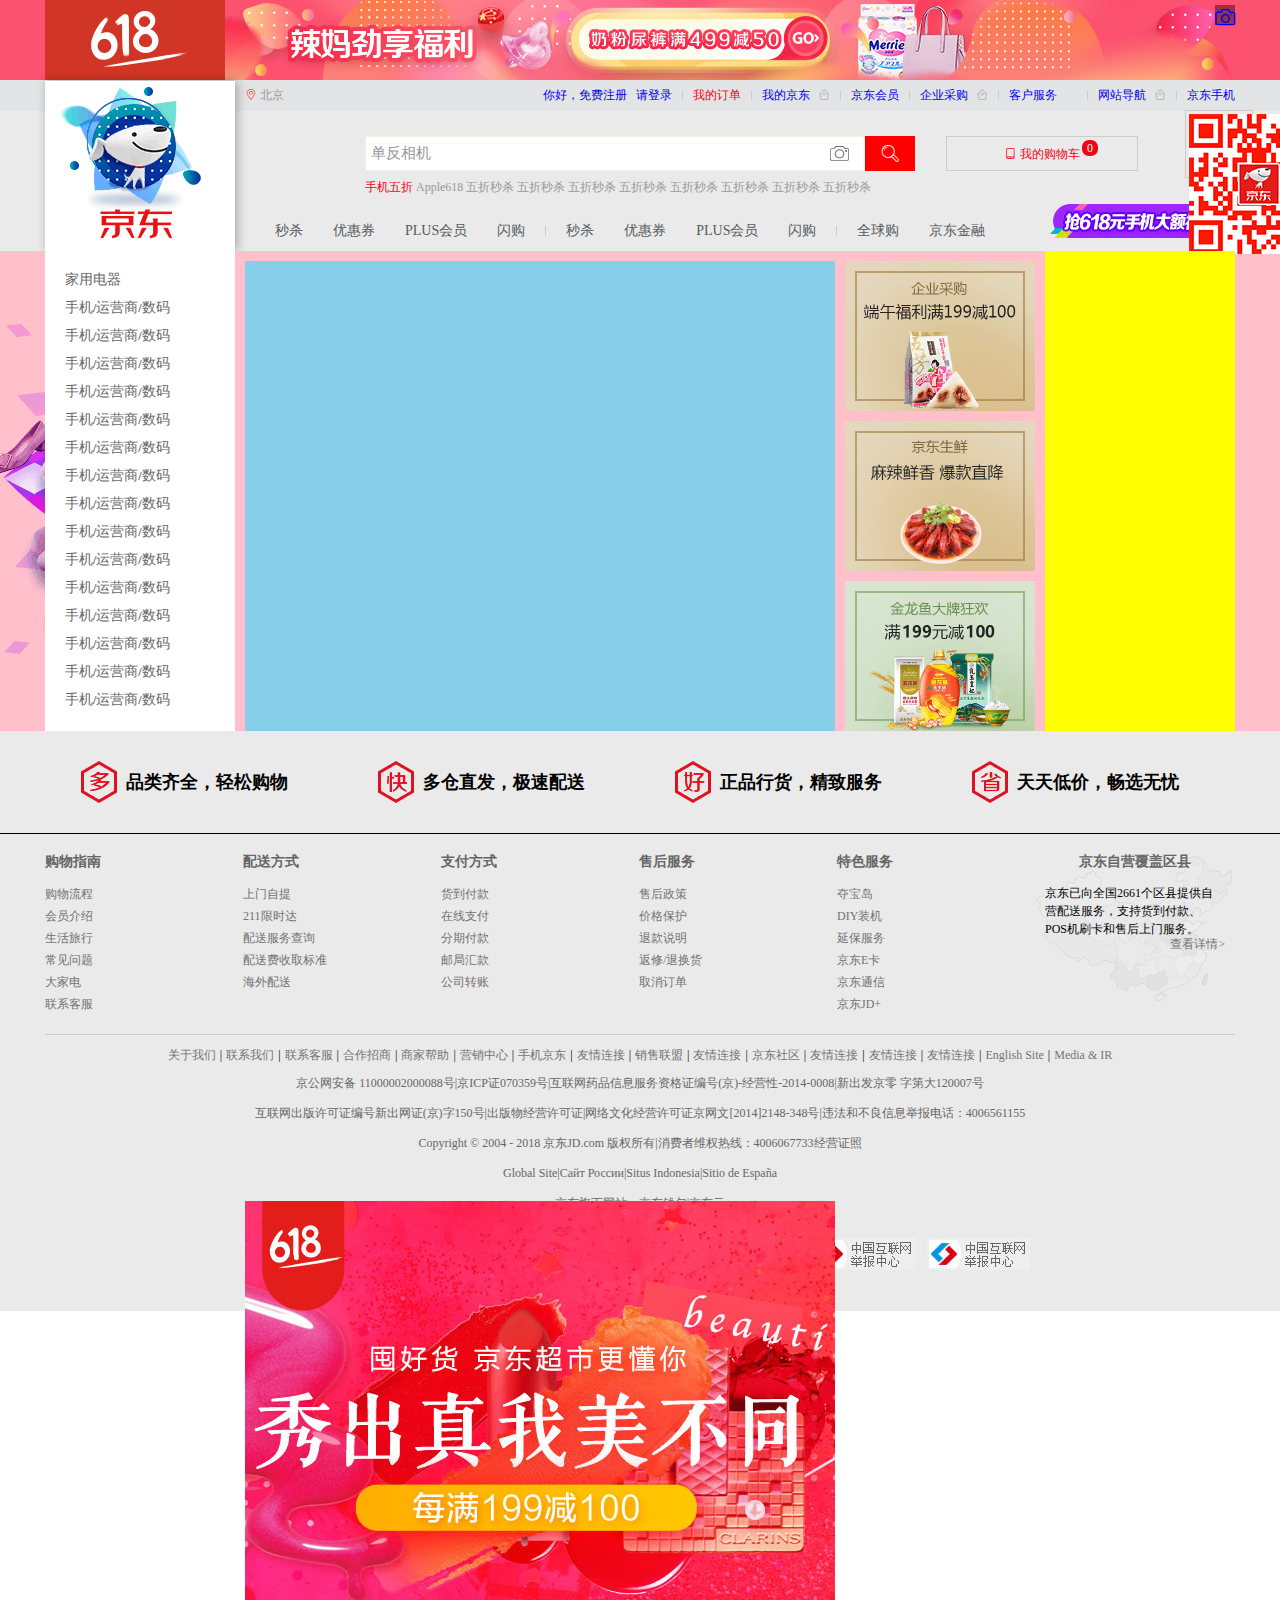
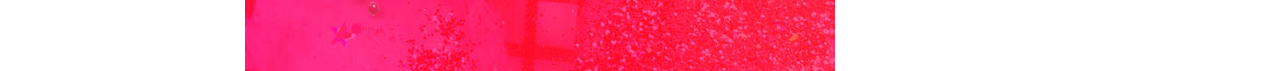
<file: 京东项目/images/index.html>
<!DOCTYPE html>
<html lang="en">
<head>
	<meta charset="UTF-8">
	<title>京东(JD.COM)-正品低价、品质保障、配送及时、轻松购物！</title>
	<link rel="shortcut icon" href="favicon.ico" type="image/x-icon" />
	<link rel="stylesheet" href="../css/normalize.css" />
	<link rel="stylesheet" href="../css/base.css" />
	<link rel="stylesheet" href="../css/index.css"/>
	<style>

	</style>
</head>
<body>
	<!-- 顶部开始 -->
	<div class="j_event">
		<a href="#" class="w">
			<i class="toubu1"></i>
			<i class="toubu2 iconfont">&#xe63a;</i>
		</a>
	</div>
	<!-- 顶部结束 -->
	<div class="shortcut">
		<div class="w">
		<ul class="fl">
			<li >
				<i>
					&#xe624;
				</i>
				北京
			</li>
		</ul>
		<ul class="fr">
			<li >
				<a href="#">
					你好，免费注册 &nbsp;&nbsp;请登录
				</a>
				
			</li>
			<li class="shuxian"></li>
			<li >
				<a href="#" class="style-red">
					我的订单
				</a>
				
			</li>
			<li class="shuxian"></li>
			<li class="dorpdown" >
				<a href="#">
					我的京东
				</a>
				<i>
					&#xe61f;
				</i>
				
			</li>
			<li class="shuxian"></li>
			<li >
				<a href="#">
					京东会员
				</a>
				
			</li>
			<li class="shuxian"></li>
			<li class="dorpdown" >
				<a href="#">
					企业采购
				</a>
				<i>&#xe61f;</i>
				
			</li>
			<li class="shuxian"></li>
			<li class="dorpdown">
				<a href="#">
					客户服务
				</a>
				
			</li>
			<li class="shuxian"></li>
			<li class="dorpdown" >
				<a href="#">
				  网站导航
				</a>
				<i>&#xe61f;</i>
				
			</li>
			<li class="shuxian"></li>
			<li style="position: relative;">
				<a href="#">
					京东手机
				</a>
				<div class="erweima">
					<img src="2.png"  alt="">
				</div>
				
			</li>
		</ul>
	   </div>
		
	</div>
	<!-- 头部开始 -->
	<div class="header ">
		<div class="w inner">
			<div class="logo">
				<h1>
					<a href="#"></a>
				</h1>
			</div>
			<div class="search">
				<input type="text" value="单反相机">
				<button>
					<i>&#xe620;</i>
				</button>
				<em></em>
			</div>
			<div class="hotwords">
				<a href="#" class="style-red">手机五折</a>
				<a href="#">Apple618</a>
				<a href="#">五折秒杀</a>
				<a href="#">五折秒杀</a>
				<a href="#">五折秒杀</a>
				<a href="#">五折秒杀</a>
				<a href="#">五折秒杀</a>
				<a href="#">五折秒杀</a>
				<a href="#">五折秒杀</a>
				<a href="#">五折秒杀</a>
				
			</div>
			<div class="ssl">
				<i>&#xe62a;</i>
				<a href="#">我的购物车</a>
				<s>0</s>
			</div>
			<div class="treasure">
				<a href="#"></a>
			</div>
			<div class="navitems">
				<ul>
					<li><a href="#">秒杀</a></li>
					<li><a href="#">优惠券</a></li>
					<li><a href="#">PLUS会员</a></li>
					<li><a href="#">闪购</a></li>
				</ul>
				<div class="shuxian"></div>
				<ul>
					<li><a href="#">秒杀</a></li>
					<li><a href="#">优惠券</a></li>
					<li><a href="#">PLUS会员</a></li>
					<li><a href="#">闪购</a></li>
				</ul>
				<div class="shuxian"></div>
				<ul>
					<li><a href="#">全球购</a></li>
					<li><a href="#">京东金融</a></li>
				</ul>

			</div>
			
		</div>
		
	</div>
	<div class="jd">
		<div class="w jd-inner">
			<div class="clo1">
				<ul>
					<li>
						<a href="#">家用电器</a>
					</li>
					<li>
						<a href="#">手机</a><span>/</span><a href="#">运营商</a><span>/</span><a href="#">数码</a>
					</li>
										<li>
						<a href="#">手机</a><span>/</span><a href="#">运营商</a><span>/</span><a href="#">数码</a>
					</li>
										<li>
						<a href="#">手机</a><span>/</span><a href="#">运营商</a><span>/</span><a href="#">数码</a>
					</li>
										<li>
						<a href="#">手机</a><span>/</span><a href="#">运营商</a><span>/</span><a href="#">数码</a>
					</li>
										<li>
						<a href="#">手机</a><span>/</span><a href="#">运营商</a><span>/</span><a href="#">数码</a>
					</li>
										<li>
						<a href="#">手机</a><span>/</span><a href="#">运营商</a><span>/</span><a href="#">数码</a>
					</li>
										<li>
						<a href="#">手机</a><span>/</span><a href="#">运营商</a><span>/</span><a href="#">数码</a>
					</li>
										<li>
						<a href="#">手机</a><span>/</span><a href="#">运营商</a><span>/</span><a href="#">数码</a>
					</li>
										<li>
						<a href="#">手机</a><span>/</span><a href="#">运营商</a><span>/</span><a href="#">数码</a>
					</li>
										<li>
						<a href="#">手机</a><span>/</span><a href="#">运营商</a><span>/</span><a href="#">数码</a>
					</li>
					<li>
						<a href="#">手机</a><span>/</span><a href="#">运营商</a><span>/</span><a href="#">数码</a>
					</li>
					<li>
						<a href="#">手机</a><span>/</span><a href="#">运营商</a><span>/</span><a href="#">数码</a>
					</li>
					<li>
						<a href="#">手机</a><span>/</span><a href="#">运营商</a><span>/</span><a href="#">数码</a>
					</li>
					<li>
						<a href="#">手机</a><span>/</span><a href="#">运营商</a><span>/</span><a href="#">数码</a>
					</li>
					<li>
						<a href="#">手机</a><span>/</span><a href="#">运营商</a><span>/</span><a href="#">数码</a>
					</li>
					

				</ul>
				
			</div>
			<div class="clo2">
				<div class="zuo1">
					<a href="#" class="arr-l"></a>
					<a href="#" class="arr-r"></a>
					<ol>
						<li></li>
						<li></li>
						<li></li>
						<li></li>
						<li></li>
						<li></li>
						<li></li>
						<li></li>
					</ol>
					<ul>
						<li><img src="7.jpg"></li>
					</ul>
				</div>
				<div class="you">
				<div class="you1"><a href=""></a></div>
				<div class="you2"><a href=""></a></div>
				<div class="you3"><a href=""></a></div>
			    </div>
			</div>
			<div class="clo3"></div>
		</div>
		<div class="ad">
			<a href="#"></a>
		</div>
		
	</div>
	<!-- 页面底部 -->
	<div class="footer">
		<div class="footer-s">
			<div class="w ">
				<ul>
					<li>
						<div class="duo1">
							<h1>多</h1>
							<p>品类齐全，轻松购物</p>
						</div>
					</li>
					<li>
						<div class="duo1">
							<h1 class="kuai">多</h1>
						<p>多仓直发，极速配送</p>
						</div>
					</li>
					<li>
						<div class="duo1">
							<h1 class="hao">多</h1>
					<p>正品行货，精致服务</p>

						</div>
					</li>
					<li>
						<div class="duo1">
							<h1 class="sheng">多</h1>
							<p>天天低价，畅选无忧</p>

						</div>
					</li>
				</ul>
				
			</div>
			
		</div>
		<div class="w help">
			<dl>
				<dt>购物指南</dt>

				<dd><a href="">购物流程</a></dd>
				<dd><a href="">会员介绍</a></dd>
				<dd><a href="">生活旅行</a></dd>
				<dd><a href="">常见问题</a></dd>
				<dd><a href="">大家电</a></dd>
				<dd><a href="">联系客服</a></dd>
			</dl>
			<dl>
				<dt>配送方式</dt>

				<dd><a href="">上门自提</a></dd>
				<dd><a href="">211限时达</a></dd>
				<dd><a href="">配送服务查询</a></dd>
				<dd><a href="">配送费收取标准</a></dd>
				<dd><a href="">海外配送</a></dd>
			</dl>
			<dl>
				<dt>支付方式</dt>

				<dd><a href="">货到付款</a></dd>
				<dd><a href="">在线支付</a></dd>
				<dd><a href="">分期付款</a></dd>
				<dd><a href="">邮局汇款</a></dd>
				<dd><a href="">公司转账</a></dd>
			</dl>
			<dl>
				<dt>售后服务</dt>

				<dd><a href="">售后政策</a></dd>
				<dd><a href="">价格保护</a></dd>
				<dd><a href="">退款说明</a></dd>
				<dd><a href="">返修/退换货</a></dd>
				<dd><a href="">取消订单</a></dd>
			</dl>
			<dl>
				<dt>特色服务</dt>

				<dd><a href="">夺宝岛</a></dd>
				<dd><a href="">DIY装机</a></dd>
				<dd><a href="">延保服务</a></dd>
				<dd><a href="">京东E卡</a></dd>
				<dd><a href="">京东通信</a></dd>
				<dd><a href="">京东JD+</a></dd>
			</dl>
			<dl class="cover">
				<dt>京东自营覆盖区县</dt>

		        <dd class="info">京东已向全国2661个区县提供自营配送服务，支持货到付款、POS机刷卡和售后上门服务。</dd>
				<dd class="more"><a href="">查看详情></a></dd>
			</dl>
			
		</div>
		<div class="copyright">
			<div class="links">
				<a href="">关于我们</a>
				<span>|</span>
				<a href="">联系我们</a>
				<span>|</span>
				<a href="">联系客服</a>
				<span>|</span>
				<a href="">合作招商</a>
				<span>|</span>
				<a href="">商家帮助</a>
				<span>|</span>
				<a href="">营销中心</a>
				<span>|</span>
				<a href="">手机京东</a>
				<span>|</span>
				<a href="">友情连接</a>
				<span>|</span>
				<a href="">销售联盟</a>
				<span>|</span>
				<a href="">友情连接</a>
				<span>|</span>
				<a href="">京东社区</a>
				<span>|</span>
				<a href="">友情连接</a>
				<span>|</span>
				<a href="">友情连接</a>
				<span>|</span>
				<a href="">友情连接</a>
				<span>|</span>
				<a href="">English Site</a>
				<span>|</span>
				<a href="">Media & IR</a>

			</div>
			<div class="beian">
				<p><a href="">京公网安备 11000002000088号</a>|京ICP证070359号|<a href="">互联网药品信息服务资格证编号(京)-经营性-2014-0008</a>|新出发京零 字第大120007号</p>
				<p>互联网出版许可证编号新出网证(京)字150号|出版物经营许可证|网络文化经营许可证京网文[2014]2148-348号|违法和不良信息举报电话：4006561155</p>
				<p>Copyright © 2004 - 2018  京东JD.com 版权所有|消费者维权热线：4006067733经营证照</p>
				<p>Global Site|Сайт России|Situs Indonesia|Sitio de España</p>
				<p>京东旗下网站：<a href="">京东钱包</a>|<a href="">京东云</a></p>
			</div>
			<div class="tupian1">
				<a href="#"></a>
				<a href="#"></a>
				<a href="#"></a>
				<a href="#"></a>
				<a href="#"></a>
				<a href="#"></a>
				<a href="#"></a>
				
			</div>
		</div>
		
	</div>
</body>
</html>
</file>
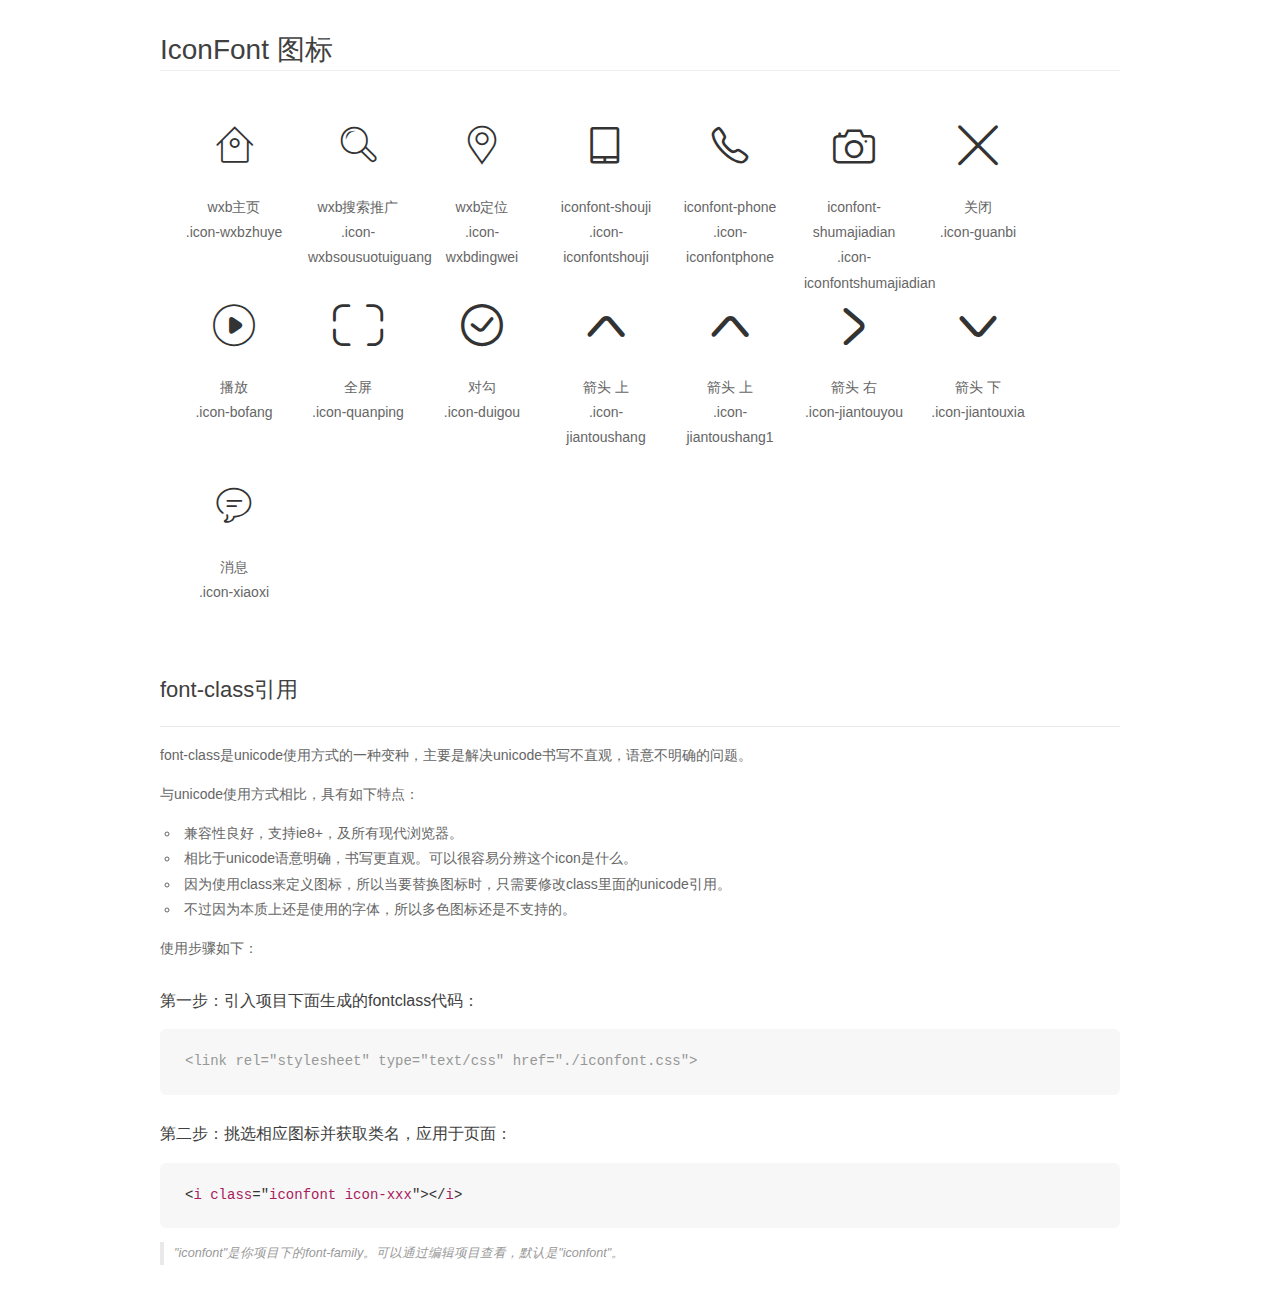
<file: 京东项目/zititubiao/demo_fontclass.html>
<!DOCTYPE html>
<html>
<head>
    <meta charset="utf-8"/>
    <title>IconFont</title>
    <link rel="stylesheet" href="demo.css">
    <link rel="stylesheet" href="iconfont.css">
</head>
<body>
    <div class="main markdown">
        <h1>IconFont 图标</h1>
        <ul class="icon_lists clear">
            
                <li>
                <i class="icon iconfont icon-wxbzhuye"></i>
                    <div class="name">wxb主页</div>
                    <div class="fontclass">.icon-wxbzhuye</div>
                </li>
            
                <li>
                <i class="icon iconfont icon-wxbsousuotuiguang"></i>
                    <div class="name">wxb搜索推广</div>
                    <div class="fontclass">.icon-wxbsousuotuiguang</div>
                </li>
            
                <li>
                <i class="icon iconfont icon-wxbdingwei"></i>
                    <div class="name">wxb定位</div>
                    <div class="fontclass">.icon-wxbdingwei</div>
                </li>
            
                <li>
                <i class="icon iconfont icon-iconfontshouji"></i>
                    <div class="name">iconfont-shouji</div>
                    <div class="fontclass">.icon-iconfontshouji</div>
                </li>
            
                <li>
                <i class="icon iconfont icon-iconfontphone"></i>
                    <div class="name">iconfont-phone</div>
                    <div class="fontclass">.icon-iconfontphone</div>
                </li>
            
                <li>
                <i class="icon iconfont icon-iconfontshumajiadian"></i>
                    <div class="name">iconfont-shumajiadian</div>
                    <div class="fontclass">.icon-iconfontshumajiadian</div>
                </li>
            
                <li>
                <i class="icon iconfont icon-guanbi"></i>
                    <div class="name">关闭</div>
                    <div class="fontclass">.icon-guanbi</div>
                </li>
            
                <li>
                <i class="icon iconfont icon-bofang"></i>
                    <div class="name">播放</div>
                    <div class="fontclass">.icon-bofang</div>
                </li>
            
                <li>
                <i class="icon iconfont icon-quanping"></i>
                    <div class="name">全屏</div>
                    <div class="fontclass">.icon-quanping</div>
                </li>
            
                <li>
                <i class="icon iconfont icon-duigou"></i>
                    <div class="name">对勾</div>
                    <div class="fontclass">.icon-duigou</div>
                </li>
            
                <li>
                <i class="icon iconfont icon-jiantoushang"></i>
                    <div class="name">箭头 上</div>
                    <div class="fontclass">.icon-jiantoushang</div>
                </li>
            
                <li>
                <i class="icon iconfont icon-jiantoushang1"></i>
                    <div class="name">箭头 上</div>
                    <div class="fontclass">.icon-jiantoushang1</div>
                </li>
            
                <li>
                <i class="icon iconfont icon-jiantouyou"></i>
                    <div class="name">箭头 右</div>
                    <div class="fontclass">.icon-jiantouyou</div>
                </li>
            
                <li>
                <i class="icon iconfont icon-jiantouxia"></i>
                    <div class="name">箭头 下</div>
                    <div class="fontclass">.icon-jiantouxia</div>
                </li>
            
                <li>
                <i class="icon iconfont icon-xiaoxi"></i>
                    <div class="name">消息</div>
                    <div class="fontclass">.icon-xiaoxi</div>
                </li>
            
        </ul>

        <h2 id="font-class-">font-class引用</h2>
        <hr>

        <p>font-class是unicode使用方式的一种变种，主要是解决unicode书写不直观，语意不明确的问题。</p>
        <p>与unicode使用方式相比，具有如下特点：</p>
        <ul>
        <li>兼容性良好，支持ie8+，及所有现代浏览器。</li>
        <li>相比于unicode语意明确，书写更直观。可以很容易分辨这个icon是什么。</li>
        <li>因为使用class来定义图标，所以当要替换图标时，只需要修改class里面的unicode引用。</li>
        <li>不过因为本质上还是使用的字体，所以多色图标还是不支持的。</li>
        </ul>
        <p>使用步骤如下：</p>
        <h3 id="-fontclass-">第一步：引入项目下面生成的fontclass代码：</h3>


        <pre><code class="lang-js hljs javascript"><span class="hljs-comment">&lt;link rel="stylesheet" type="text/css" href="./iconfont.css"&gt;</span></code></pre>
        <h3 id="-">第二步：挑选相应图标并获取类名，应用于页面：</h3>
        <pre><code class="lang-css hljs">&lt;<span class="hljs-selector-tag">i</span> <span class="hljs-selector-tag">class</span>="<span class="hljs-selector-tag">iconfont</span> <span class="hljs-selector-tag">icon-xxx</span>"&gt;&lt;/<span class="hljs-selector-tag">i</span>&gt;</code></pre>
        <blockquote>
        <p>"iconfont"是你项目下的font-family。可以通过编辑项目查看，默认是"iconfont"。</p>
        </blockquote>
    </div>
</body>
</html>
</file>
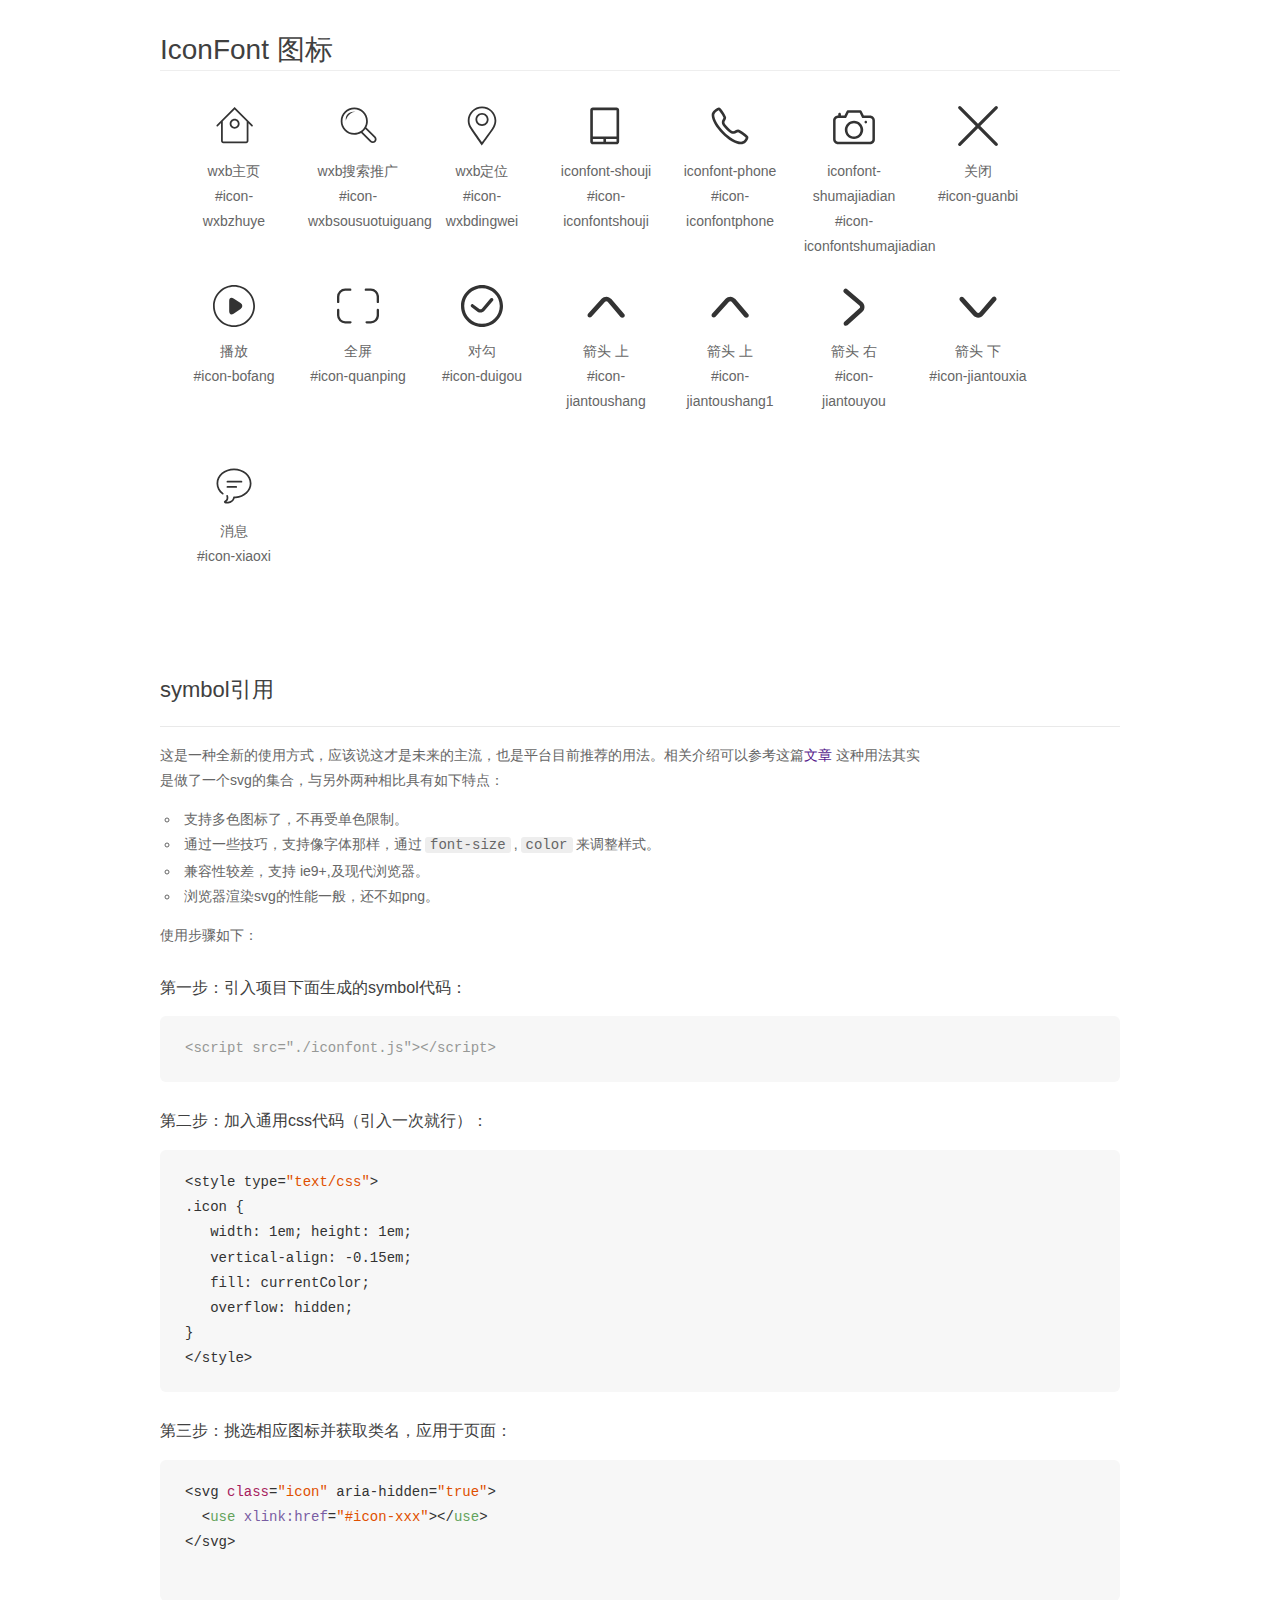
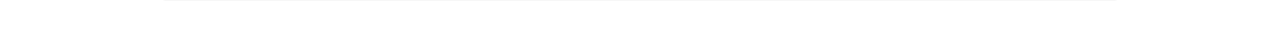
<file: 京东项目/zititubiao/demo_symbol.html>
<!DOCTYPE html>
<html>
<head>
    <meta charset="utf-8"/>
    <title>IconFont</title>
    <link rel="stylesheet" href="demo.css">
    <script src="iconfont.js"></script>

    <style type="text/css">
        .icon {
          /* 通过设置 font-size 来改变图标大小 */
          width: 1em; height: 1em;
          /* 图标和文字相邻时，垂直对齐 */
          vertical-align: -0.15em;
          /* 通过设置 color 来改变 SVG 的颜色/fill */
          fill: currentColor;
          /* path 和 stroke 溢出 viewBox 部分在 IE 下会显示
             normalize.css 中也包含这行 */
          overflow: hidden;
        }

    </style>
</head>
<body>
    <div class="main markdown">
        <h1>IconFont 图标</h1>
        <ul class="icon_lists clear">
            
                <li>
                    <svg class="icon" aria-hidden="true">
                        <use xlink:href="#icon-wxbzhuye"></use>
                    </svg>
                    <div class="name">wxb主页</div>
                    <div class="fontclass">#icon-wxbzhuye</div>
                </li>
            
                <li>
                    <svg class="icon" aria-hidden="true">
                        <use xlink:href="#icon-wxbsousuotuiguang"></use>
                    </svg>
                    <div class="name">wxb搜索推广</div>
                    <div class="fontclass">#icon-wxbsousuotuiguang</div>
                </li>
            
                <li>
                    <svg class="icon" aria-hidden="true">
                        <use xlink:href="#icon-wxbdingwei"></use>
                    </svg>
                    <div class="name">wxb定位</div>
                    <div class="fontclass">#icon-wxbdingwei</div>
                </li>
            
                <li>
                    <svg class="icon" aria-hidden="true">
                        <use xlink:href="#icon-iconfontshouji"></use>
                    </svg>
                    <div class="name">iconfont-shouji</div>
                    <div class="fontclass">#icon-iconfontshouji</div>
                </li>
            
                <li>
                    <svg class="icon" aria-hidden="true">
                        <use xlink:href="#icon-iconfontphone"></use>
                    </svg>
                    <div class="name">iconfont-phone</div>
                    <div class="fontclass">#icon-iconfontphone</div>
                </li>
            
                <li>
                    <svg class="icon" aria-hidden="true">
                        <use xlink:href="#icon-iconfontshumajiadian"></use>
                    </svg>
                    <div class="name">iconfont-shumajiadian</div>
                    <div class="fontclass">#icon-iconfontshumajiadian</div>
                </li>
            
                <li>
                    <svg class="icon" aria-hidden="true">
                        <use xlink:href="#icon-guanbi"></use>
                    </svg>
                    <div class="name">关闭</div>
                    <div class="fontclass">#icon-guanbi</div>
                </li>
            
                <li>
                    <svg class="icon" aria-hidden="true">
                        <use xlink:href="#icon-bofang"></use>
                    </svg>
                    <div class="name">播放</div>
                    <div class="fontclass">#icon-bofang</div>
                </li>
            
                <li>
                    <svg class="icon" aria-hidden="true">
                        <use xlink:href="#icon-quanping"></use>
                    </svg>
                    <div class="name">全屏</div>
                    <div class="fontclass">#icon-quanping</div>
                </li>
            
                <li>
                    <svg class="icon" aria-hidden="true">
                        <use xlink:href="#icon-duigou"></use>
                    </svg>
                    <div class="name">对勾</div>
                    <div class="fontclass">#icon-duigou</div>
                </li>
            
                <li>
                    <svg class="icon" aria-hidden="true">
                        <use xlink:href="#icon-jiantoushang"></use>
                    </svg>
                    <div class="name">箭头 上</div>
                    <div class="fontclass">#icon-jiantoushang</div>
                </li>
            
                <li>
                    <svg class="icon" aria-hidden="true">
                        <use xlink:href="#icon-jiantoushang1"></use>
                    </svg>
                    <div class="name">箭头 上</div>
                    <div class="fontclass">#icon-jiantoushang1</div>
                </li>
            
                <li>
                    <svg class="icon" aria-hidden="true">
                        <use xlink:href="#icon-jiantouyou"></use>
                    </svg>
                    <div class="name">箭头 右</div>
                    <div class="fontclass">#icon-jiantouyou</div>
                </li>
            
                <li>
                    <svg class="icon" aria-hidden="true">
                        <use xlink:href="#icon-jiantouxia"></use>
                    </svg>
                    <div class="name">箭头 下</div>
                    <div class="fontclass">#icon-jiantouxia</div>
                </li>
            
                <li>
                    <svg class="icon" aria-hidden="true">
                        <use xlink:href="#icon-xiaoxi"></use>
                    </svg>
                    <div class="name">消息</div>
                    <div class="fontclass">#icon-xiaoxi</div>
                </li>
            
        </ul>


        <h2 id="symbol-">symbol引用</h2>
        <hr>

        <p>这是一种全新的使用方式，应该说这才是未来的主流，也是平台目前推荐的用法。相关介绍可以参考这篇<a href="">文章</a>
        这种用法其实是做了一个svg的集合，与另外两种相比具有如下特点：</p>
        <ul>
          <li>支持多色图标了，不再受单色限制。</li>
          <li>通过一些技巧，支持像字体那样，通过<code>font-size</code>,<code>color</code>来调整样式。</li>
          <li>兼容性较差，支持 ie9+,及现代浏览器。</li>
          <li>浏览器渲染svg的性能一般，还不如png。</li>
        </ul>
        <p>使用步骤如下：</p>
        <h3 id="-symbol-">第一步：引入项目下面生成的symbol代码：</h3>
        <pre><code class="lang-js hljs javascript"><span class="hljs-comment">&lt;script src="./iconfont.js"&gt;&lt;/script&gt;</span></code></pre>
        <h3 id="-css-">第二步：加入通用css代码（引入一次就行）：</h3>
        <pre><code class="lang-js hljs javascript">&lt;style type=<span class="hljs-string">"text/css"</span>&gt;
.icon {
   width: <span class="hljs-number">1</span>em; height: <span class="hljs-number">1</span>em;
   vertical-align: <span class="hljs-number">-0.15</span>em;
   fill: currentColor;
   overflow: hidden;
}
&lt;<span class="hljs-regexp">/style&gt;</span></code></pre>
        <h3 id="-">第三步：挑选相应图标并获取类名，应用于页面：</h3>
        <pre><code class="lang-js hljs javascript">&lt;svg <span class="hljs-class"><span class="hljs-keyword">class</span></span>=<span class="hljs-string">"icon"</span> aria-hidden=<span class="hljs-string">"true"</span>&gt;<span class="xml"><span class="hljs-tag">
  &lt;<span class="hljs-name">use</span> <span class="hljs-attr">xlink:href</span>=<span class="hljs-string">"#icon-xxx"</span>&gt;</span><span class="hljs-tag">&lt;/<span class="hljs-name">use</span>&gt;</span>
</span>&lt;<span class="hljs-regexp">/svg&gt;
        </span></code></pre>
    </div>
</body>
</html>
</file>
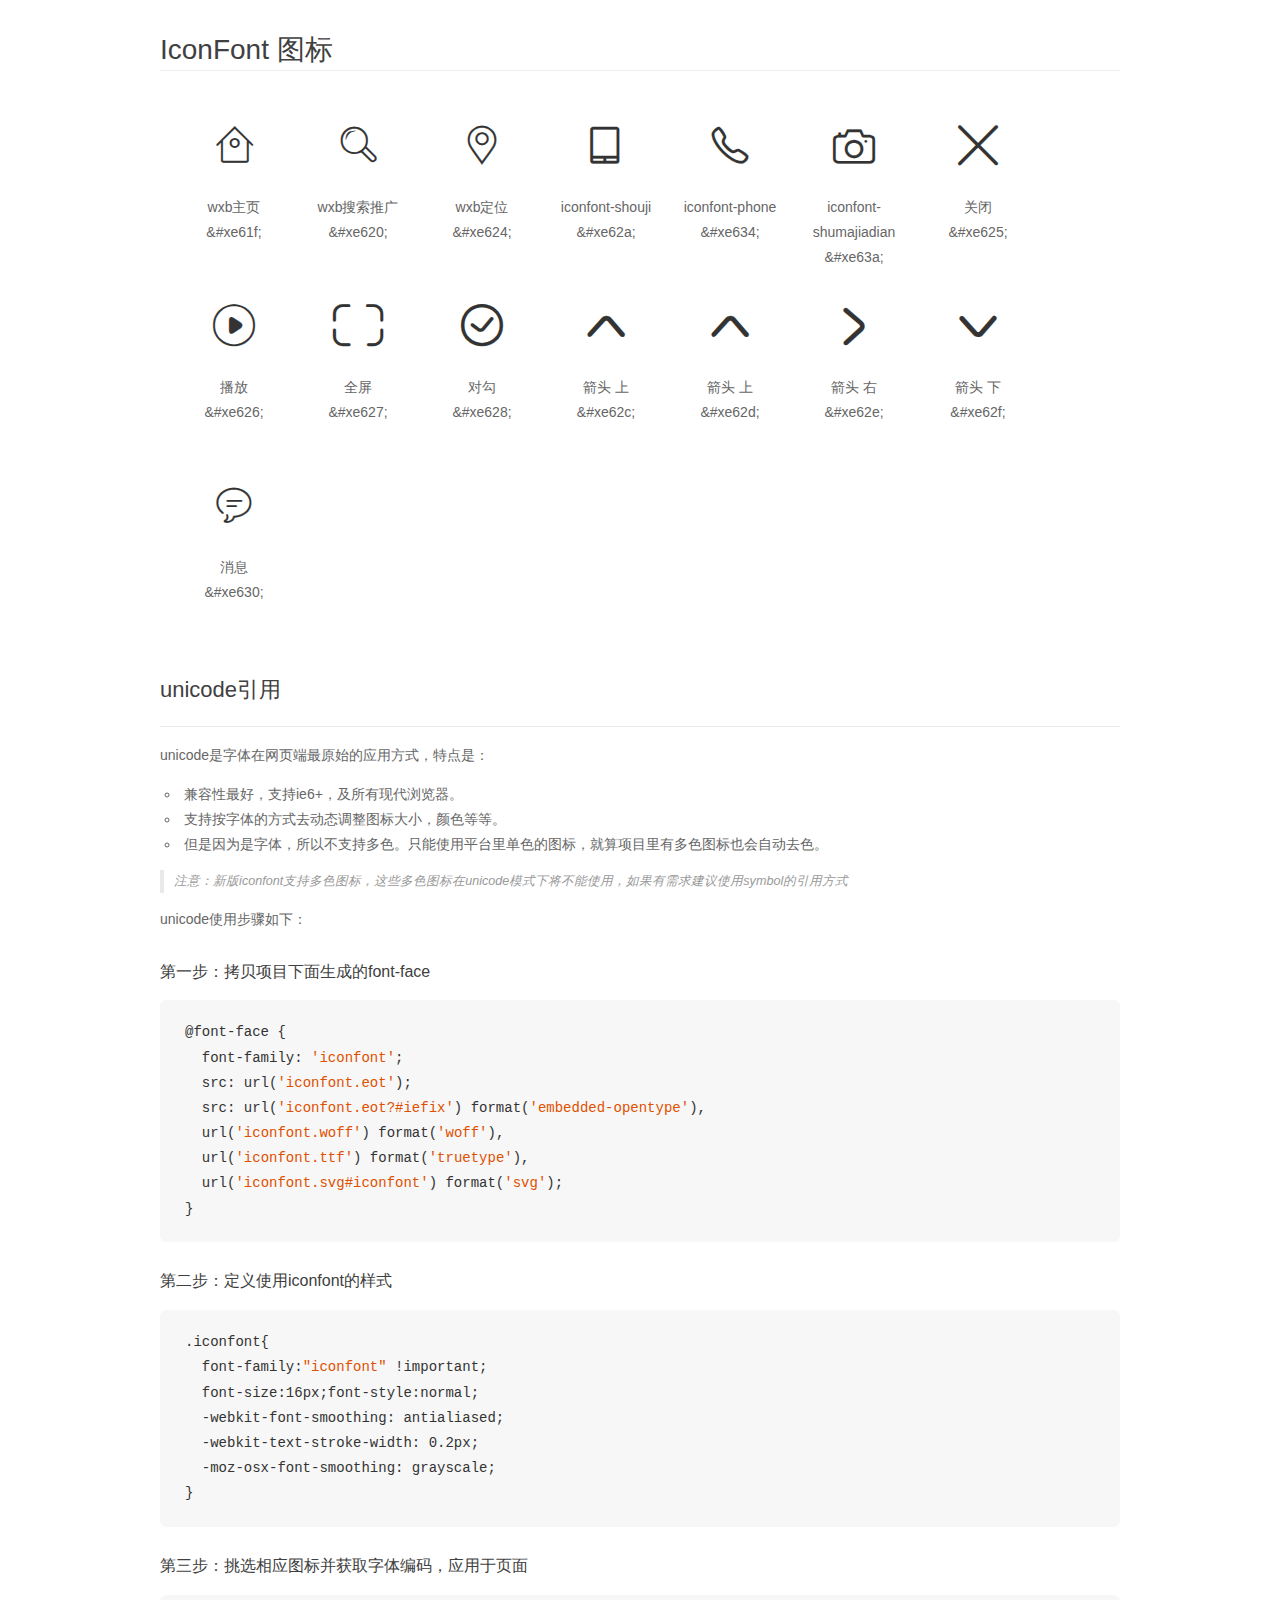
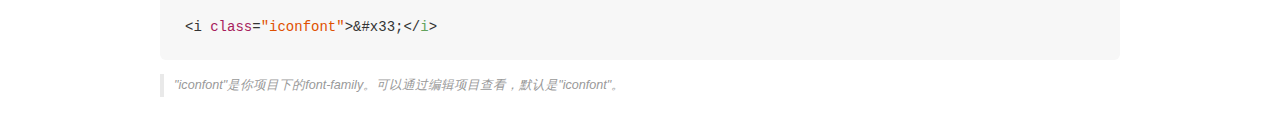
<file: 京东项目/zititubiao/demo_unicode.html>
<!DOCTYPE html>
<html>
<head>
    <meta charset="utf-8"/>
    <title>IconFont</title>
    <link rel="stylesheet" href="demo.css">

    <style type="text/css">

        @font-face {font-family: "iconfont";
          src: url('iconfont.eot'); /* IE9*/
          src: url('iconfont.eot#iefix') format('embedded-opentype'), /* IE6-IE8 */
          url('iconfont.woff') format('woff'), /* chrome, firefox */
          url('iconfont.ttf') format('truetype'), /* chrome, firefox, opera, Safari, Android, iOS 4.2+*/
          url('iconfont.svg#iconfont') format('svg'); /* iOS 4.1- */
        }

        .iconfont {
          font-family:"iconfont" !important;
          font-size:16px;
          font-style:normal;
          -webkit-font-smoothing: antialiased;
          -webkit-text-stroke-width: 0.2px;
          -moz-osx-font-smoothing: grayscale;
        }

    </style>
</head>
<body>
    <div class="main markdown">
        <h1>IconFont 图标</h1>
        <ul class="icon_lists clear">
            
                <li>
                <i class="icon iconfont">&#xe61f;</i>
                    <div class="name">wxb主页</div>
                    <div class="code">&amp;#xe61f;</div>
                </li>
            
                <li>
                <i class="icon iconfont">&#xe620;</i>
                    <div class="name">wxb搜索推广</div>
                    <div class="code">&amp;#xe620;</div>
                </li>
            
                <li>
                <i class="icon iconfont">&#xe624;</i>
                    <div class="name">wxb定位</div>
                    <div class="code">&amp;#xe624;</div>
                </li>
            
                <li>
                <i class="icon iconfont">&#xe62a;</i>
                    <div class="name">iconfont-shouji</div>
                    <div class="code">&amp;#xe62a;</div>
                </li>
            
                <li>
                <i class="icon iconfont">&#xe634;</i>
                    <div class="name">iconfont-phone</div>
                    <div class="code">&amp;#xe634;</div>
                </li>
            
                <li>
                <i class="icon iconfont">&#xe63a;</i>
                    <div class="name">iconfont-shumajiadian</div>
                    <div class="code">&amp;#xe63a;</div>
                </li>
            
                <li>
                <i class="icon iconfont">&#xe625;</i>
                    <div class="name">关闭</div>
                    <div class="code">&amp;#xe625;</div>
                </li>
            
                <li>
                <i class="icon iconfont">&#xe626;</i>
                    <div class="name">播放</div>
                    <div class="code">&amp;#xe626;</div>
                </li>
            
                <li>
                <i class="icon iconfont">&#xe627;</i>
                    <div class="name">全屏</div>
                    <div class="code">&amp;#xe627;</div>
                </li>
            
                <li>
                <i class="icon iconfont">&#xe628;</i>
                    <div class="name">对勾</div>
                    <div class="code">&amp;#xe628;</div>
                </li>
            
                <li>
                <i class="icon iconfont">&#xe62c;</i>
                    <div class="name">箭头 上</div>
                    <div class="code">&amp;#xe62c;</div>
                </li>
            
                <li>
                <i class="icon iconfont">&#xe62d;</i>
                    <div class="name">箭头 上</div>
                    <div class="code">&amp;#xe62d;</div>
                </li>
            
                <li>
                <i class="icon iconfont">&#xe62e;</i>
                    <div class="name">箭头 右</div>
                    <div class="code">&amp;#xe62e;</div>
                </li>
            
                <li>
                <i class="icon iconfont">&#xe62f;</i>
                    <div class="name">箭头 下</div>
                    <div class="code">&amp;#xe62f;</div>
                </li>
            
                <li>
                <i class="icon iconfont">&#xe630;</i>
                    <div class="name">消息</div>
                    <div class="code">&amp;#xe630;</div>
                </li>
            
        </ul>
        <h2 id="unicode-">unicode引用</h2>
        <hr>

        <p>unicode是字体在网页端最原始的应用方式，特点是：</p>
        <ul>
        <li>兼容性最好，支持ie6+，及所有现代浏览器。</li>
        <li>支持按字体的方式去动态调整图标大小，颜色等等。</li>
        <li>但是因为是字体，所以不支持多色。只能使用平台里单色的图标，就算项目里有多色图标也会自动去色。</li>
        </ul>
        <blockquote>
        <p>注意：新版iconfont支持多色图标，这些多色图标在unicode模式下将不能使用，如果有需求建议使用symbol的引用方式</p>
        </blockquote>
        <p>unicode使用步骤如下：</p>
        <h3 id="-font-face">第一步：拷贝项目下面生成的font-face</h3>
        <pre><code class="lang-js hljs javascript">@font-face {
  font-family: <span class="hljs-string">'iconfont'</span>;
  src: url(<span class="hljs-string">'iconfont.eot'</span>);
  src: url(<span class="hljs-string">'iconfont.eot?#iefix'</span>) format(<span class="hljs-string">'embedded-opentype'</span>),
  url(<span class="hljs-string">'iconfont.woff'</span>) format(<span class="hljs-string">'woff'</span>),
  url(<span class="hljs-string">'iconfont.ttf'</span>) format(<span class="hljs-string">'truetype'</span>),
  url(<span class="hljs-string">'iconfont.svg#iconfont'</span>) format(<span class="hljs-string">'svg'</span>);
}
</code></pre>
        <h3 id="-iconfont-">第二步：定义使用iconfont的样式</h3>
        <pre><code class="lang-js hljs javascript">.iconfont{
  font-family:<span class="hljs-string">"iconfont"</span> !important;
  font-size:<span class="hljs-number">16</span>px;font-style:normal;
  -webkit-font-smoothing: antialiased;
  -webkit-text-stroke-width: <span class="hljs-number">0.2</span>px;
  -moz-osx-font-smoothing: grayscale;
}
</code></pre>
        <h3 id="-">第三步：挑选相应图标并获取字体编码，应用于页面</h3>
        <pre><code class="lang-js hljs javascript">&lt;i <span class="hljs-class"><span class="hljs-keyword">class</span></span>=<span class="hljs-string">"iconfont"</span>&gt;&amp;#x33;<span class="xml"><span class="hljs-tag">&lt;/<span class="hljs-name">i</span>&gt;</span></span></code></pre>

        <blockquote>
        <p>"iconfont"是你项目下的font-family。可以通过编辑项目查看，默认是"iconfont"。</p>
        </blockquote>
    </div>


</body>
</html>
</file>
<file: 京东项目/css/base.css>
*{
	margin: 0;
}
.w{
	width: 1190px;
	margin: 0 auto;

}
i{
	font-style: normal;
}
.fr{
	float: right;
}
.fl{
	float: left;
}
.j_event{
	height: 80px;
	background:rgb(251,82,111); 
}
.j_event a{
	display: block;
	height: 80px;
	background: url(../images/top.jpg) no-repeat;
	position: relative;
	background-position: 50% 0;
}
 .toubu1{
	position: absolute;
	left: 0px;
	background-image: url(../images/1.jpg);
	height: 80px;
	width: 180px;
 

}
.style-red{
	color: #f10215!important;
}

@font-face {font-family: "iconfont";
  src: url('../zititubiao/iconfont.eot?t=1527669909723'); /* IE9*/
  src: url('../zititubiao/iconfont.eot?t=1527669909723#iefix') format('embedded-opentype'), /* IE6-IE8 */
  url('[data-uri]') format('woff'),
  url('../zititubiao/iconfont.ttf?t=1527669909723') format('truetype'), /* chrome, firefox, opera, Safari, Android, iOS 4.2+*/
  url('../zititubiao/iconfont.svg?t=1527669909723#iconfont') format('svg'); /* iOS 4.1- */
}

.iconfont {
  font-family:"iconfont" !important;
  font-size:16px;
  font-style:normal;
  -webkit-font-smoothing: antialiased;
  -moz-osx-font-smoothing: grayscale;
}

.icon-wxbzhuye:before { content: "\e61f"; }

.icon-wxbsousuotuiguang:before { content: "\e620"; }

.icon-wxbdingwei:before { content: "\e624"; }

.icon-iconfontshouji:before { content: "\e62a"; }

.icon-iconfontphone:before { content: "\e634"; }

.icon-iconfontshumajiadian:before { content: "\e63a"; }


.iconfont{
    font-family:"iconfont" !important;
    font-size:16px;font-style:normal;
    -webkit-font-smoothing: antialiased;
    -webkit-text-stroke-width: 0.2px;
    -moz-osx-font-smoothing: grayscale;}
.toubu2{
	width: 20px;
	height: 20px;
	position: absolute;
	right: 0;
	top: 5px;
	font-family: 'iconfont';
	font-size: 20px;
	text-align: center;
	background: rgba(0,0,0,0.4);
}
.shortcut{
	background-color: #e3e4e5;
	height: 30px;
	border-bottom: 1px solid #e3e4e5;
	line-height: 30px;
	font-size: 12px;
	color: #999999;
}
ul{
	padding: 0;
	margin: 0;
}
.shortcut .fl li{
	margin-left: 200px;
}
li{
	list-style: none;
}
.shortcut .fr li{
	float: left;
}
.shortcut .fl li i{
	font-family: 'iconfont';
	color: red;
	font-style: normal;
}
a{
	text-decoration: none;
}
.shuxian{
	width: 1px;
	height: 10px;
	margin: 10px 10px 0;
	background-color: #ccc;
}
.dorpdown{
	padding-right: 20px;
	position: relative;
}
.dorpdown i{
	font-family: "iconfont";
	position: absolute;
	right: 0;
	top: 0;

}

.shortcut a:hover{
	color: red;
}
div.erweima {
	width: 60px;
	height: 60px;
	border: 1px solid #ccc;
	padding: 3px;
	position: absolute;
	top: 30px;	
	left: -2px;
	z-index: 1;
}
  

.header{
	height: 140px;
	background-color: #EAEAEA;
}


.inner{
	height: 140px;
	position: relative;


}
.logo{
	height: 170px;
	width: 190px;
	position: absolute;
	top: -30px;
	left: 0;
	box-shadow: 2px 0 10px rgba(0,0,0,0.3)

}
 h1{
	margin: 0;
}
.logo a{
	display: block;
	width: 190px;
	height: 170px;
	background: url(../images/3.gif) no-repeat;

}
.search{
	width: 550px;
	height: 35px;
	position: absolute;
	top: 25px;
	left: 320px;

	}
	.search input{
		width: 493px;
		height: 33px;
		border: 1px solid #f0f3df;
		padding: 0 0 0 5px;
		font-size: 15px;
		color: #989898;
		outline: none;
		float: left;
	}
	.search button{
		width: 50px;
		height: 35px;
		background-color: red;
		padding: 0;
		float: left;
		outline: none;
		margin:0;
		border: none;
	}
	.search i{
		font-family: "iconfont";
		color: #fff;
		font-size: 20px;
	}
	.search em{
		width: 20px;
		height: 15px;
		background: url(../images/ss.png) no-repeat;
		position: absolute;
		top: 10px;
		right: 65px;
	}
	.search em:hover {
		background-position: -30px 0;
	}


.hotwords{
	position: absolute;
	left: 320px;
	top: 70px;
	font-size: 12px;
}
.hotwords a{
	color: #989898;
}

 .hotwords a:hover{

 	color: #f10215;
 }	
.ssl{
	height: 33px;
	width: 190px;
	position: absolute;
	right: 97px;
	top: 25px;
	text-align: center;
	line-height: 33px;
	font-size: 12px;
	border:1px solid #ccc;
}
.ssl a{
	color: #f10215;
}
.ssl i{
	font-family: iconfont;
	color: #f10215;
}
.ssl s{
	position: absolute;
	top: 3px;
	left: 135px;
	text-decoration: none;
	background-color: #f10215;
	height: 16px;
	line-height: 16px;
	font-size: 12px;
	padding: 0 5px;
	border-radius: 7px;
	color: #fff;
}
 .treasure{
 	position: absolute;
 	right: 0;
 	bottom: 10px;
 	margin: 0;
 	padding: 0;
 }
.treasure a {
	display: block;
	width: 190px;
	height: 40px;
	background: url(../images/4gif.gif) center no-repeat;
}
.navitems{
	position: absolute;
	left: 200px;
	bottom: 0;
}
.navitems ul{
	float: left;
}
.navitems li{
	float: left;
	margin-left: 30px;
}
.navitems li a{
	font-size: 14px;
	color: #555a5f;
	font-weight: 400;
	height: 40px;
	line-height: 40px;
	display: block;
}
.navitems a:hover{
	color: #f10215;
}
.navitems .shuxian{
	float: left;
	margin: 15px -10px 0 20px;
}
/*footer开始了*/
.footer{
	height: 580px;
	background-color: #EAEAEA;
}
.footer-s{
	border-bottom: 1px solid black;
}
.footer-s .w{
	padding: 30px 0;
	overflow: hidden;
}
.footer-s .w li{
	width: 297px;
	height: 42px;
	float: left;
}
.duo1{
	width: 225px;
	height: 42px;
	margin: 0 auto;
	position: relative;
}
.duo1 h1{
	width: 36px;
	height: 43px;
	position: absolute;
	top: 0;
	left: 0;
	background: url(../images/5.png) no-repeat;
	background-position: 0 -192px;
	text-indent: -999px;
	overflow: hidden;
}
.duo1 p{
	margin: 0;
	line-height: 43px;
	margin-left: 45px;
	font-size: 18px;
	font-weight: 700;
}
.duo1 .kuai{
	background-position: -41px -192px;
}
.duo1 .hao{
	background-position: -82px -192px;
}
.duo1 .sheng{
	background-position: -123px -192px;
}
.help{
	height: 180px;
	padding-top: 20px;
	border-bottom: 1px solid #ccc;
}
.help dl{
	float: left;
	width: 198px;
}
.help dt{
	font-size: 14px;
	font-weight: 700;
	color: #666;
	height: 30px;
}
.help dd{
	height: 22px;
}
.help dd a{
	color: #727272;
	font-size: 12px;
}
.help dd a:hover{
	color: #f10215;
}
.help .cover{
	float: right;
	width: 200px;
	height: 150px;
	background: url(../images/5.png) no-repeat;
}
.cover dt{
	text-align:center;
}
.help .info{
	width: 175px;
	height: 50px;
	font-size: 12px;
	line-height: 18px;
	margin-left: 10px;
}
.more{
	text-align: right;
	margin-right: 10px;
}
.copyright{
	margin-top: 10px;
}
.links{
	text-align: center;
}
.links a{
	font-size: 12px;
	color: #737473;
}
.links span{
	font-size: 12px;
}
 .beian p{
	font-size: 12px;
	text-align: center;
	margin: 10px 0 0;
	color: #666;
	line-height: 20px;
}
.beian a{
	color: #666;
}
.tupian1{
	text-align: center;
	margin: 25px 0;
}
.tupian1 a{
	display: inline-block;
	width: 110px;
	height: 36px;
	background:  url(../images/5.png) no-repeat -205px 0;
}
</file>
<file: 京东项目/css/index.css>
.jd{
	/*height: 480px;*/
	background-color: pink;
	position: relative;
}
.jd-inner{
	height: 480px;
	position: relative;
	z-index: 1;
}
.ad{
	height: 480px;
	background:url(../images/6.png) no-repeat 20% 0;
	position: absolute;
	top: 0;
	left: 0;
	width: 100%;
}
.ad a{
	display: block;
	width: 100%;
	height: 100%;
}
.clo1{
	width: 190px;
	height: 465px;
	float: left;
	padding-top: 15px;
	background-color: #fff;
}
.clo2{
	width: 790px;
	height: 470px;
	float: left;
	margin-left: 10px;
	padding-top: 10px;
}
.clo3{
	width: 190px;
	height: 480px;
	background-color: yellow;
	float: right;
}
.clo1 li{
	padding-left: 20px;
	height: 28px;
	line-height: 28px;
	font-size: 14px;

}
.clo1 a{
	color: #666;
}
.clo1 li:hover{
	background-color: #f0f3ef;
}
.clo1 span{
	font-size: 12px;
}
.zuo1{
	width: 590px;
	height: 470px;
	background-color: skyblue;
	float: left;
}
.you{
	height: 470px;
	width: 190px;
	float: right;
}
.you1{
	background:url(../images/you1.png) no-repeat;
	height: 150px;
}
.you2{
	background:url(../images/you2.jpg) no-repeat;
	height: 150px;
	margin-top: 10px;
}
.you3{
	background:url(../images/you3.jpg) no-repeat;
	height: 150px;
	margin-top: 10px;
}
.clo2 a{
	display: block;
	width: 100%;
	height: 100%;

}
.zuo1 img{
	display: block;
	width: 100%;
	height: 100%;
}
</file>
<file: 京东项目/zititubiao/iconfont.css>
@font-face {font-family: "iconfont";
  src: url('iconfont.eot?t=1528096476123'); /* IE9*/
  src: url('iconfont.eot?t=1528096476123#iefix') format('embedded-opentype'), /* IE6-IE8 */
  url('[data-uri]') format('woff'),
  url('iconfont.ttf?t=1528096476123') format('truetype'), /* chrome, firefox, opera, Safari, Android, iOS 4.2+*/
  url('iconfont.svg?t=1528096476123#iconfont') format('svg'); /* iOS 4.1- */
}

.iconfont {
  font-family:"iconfont" !important;
  font-size:16px;
  font-style:normal;
  -webkit-font-smoothing: antialiased;
  -moz-osx-font-smoothing: grayscale;
}

.icon-wxbzhuye:before { content: "\e61f"; }

.icon-wxbsousuotuiguang:before { content: "\e620"; }

.icon-wxbdingwei:before { content: "\e624"; }

.icon-iconfontshouji:before { content: "\e62a"; }

.icon-iconfontphone:before { content: "\e634"; }

.icon-iconfontshumajiadian:before { content: "\e63a"; }

.icon-guanbi:before { content: "\e625"; }

.icon-bofang:before { content: "\e626"; }

.icon-quanping:before { content: "\e627"; }

.icon-duigou:before { content: "\e628"; }

.icon-jiantoushang:before { content: "\e62c"; }

.icon-jiantoushang1:before { content: "\e62d"; }

.icon-jiantouyou:before { content: "\e62e"; }

.icon-jiantouxia:before { content: "\e62f"; }

.icon-xiaoxi:before { content: "\e630"; }
</file>
<file: 京东项目/zititubiao/demo.css>
*{margin: 0;padding: 0;list-style: none;}
/*
KISSY CSS Reset
理念：1. reset 的目的不是清除浏览器的默认样式，这仅是部分工作。清除和重置是紧密不可分的。
2. reset 的目的不是让默认样式在所有浏览器下一致，而是减少默认样式有可能带来的问题。
3. reset 期望提供一套普适通用的基础样式。但没有银弹，推荐根据具体需求，裁剪和修改后再使用。
特色：1. 适应中文；2. 基于最新主流浏览器。
维护：玉伯<lifesinger@gmail.com>, 正淳<ragecarrier@gmail.com>
 */

/** 清除内外边距 **/
body, h1, h2, h3, h4, h5, h6, hr, p, blockquote, /* structural elements 结构元素 */
dl, dt, dd, ul, ol, li, /* list elements 列表元素 */
pre, /* text formatting elements 文本格式元素 */
form, fieldset, legend, button, input, textarea, /* form elements 表单元素 */
th, td /* table elements 表格元素 */ {
  margin: 0;
  padding: 0;
}

/** 设置默认字体 **/
body,
button, input, select, textarea /* for ie */ {
  font: 12px/1.5 tahoma, arial, \5b8b\4f53, sans-serif;
}
h1, h2, h3, h4, h5, h6 { font-size: 100%; }
address, cite, dfn, em, var { font-style: normal; } /* 将斜体扶正 */
code, kbd, pre, samp { font-family: courier new, courier, monospace; } /* 统一等宽字体 */
small { font-size: 12px; } /* 小于 12px 的中文很难阅读，让 small 正常化 */

/** 重置列表元素 **/
ul, ol { list-style: none; }

/** 重置文本格式元素 **/
a { text-decoration: none; }
a:hover { text-decoration: underline; }


/** 重置表单元素 **/
legend { color: #000; } /* for ie6 */
fieldset, img { border: 0; } /* img 搭车：让链接里的 img 无边框 */
button, input, select, textarea { font-size: 100%; } /* 使得表单元素在 ie 下能继承字体大小 */
/* 注：optgroup 无法扶正 */

/** 重置表格元素 **/
table { border-collapse: collapse; border-spacing: 0; }

/* 清除浮动 */
.ks-clear:after, .clear:after {
  content: '\20';
  display: block;
  height: 0;
  clear: both;
}
.ks-clear, .clear {
  *zoom: 1;
}

.main {
  padding: 30px 100px;
width: 960px;
margin: 0 auto;
}
.main h1{font-size:36px; color:#333; text-align:left;margin-bottom:30px; border-bottom: 1px solid #eee;}

.helps{margin-top:40px;}
.helps pre{
  padding:20px;
  margin:10px 0;
  border:solid 1px #e7e1cd;
  background-color: #fffdef;
  overflow: auto;
}

.icon_lists{
  width: 100% !important;

}

.icon_lists li{
  float:left;
  width: 100px;
  height:180px;
  text-align: center;
  list-style: none !important;
}
.icon_lists .icon{
  font-size: 42px;
  line-height: 100px;
  margin: 10px 0;
  color:#333;
  -webkit-transition: font-size 0.25s ease-out 0s;
  -moz-transition: font-size 0.25s ease-out 0s;
  transition: font-size 0.25s ease-out 0s;

}
.icon_lists .icon:hover{
  font-size: 100px;
}



.markdown {
  color: #666;
  font-size: 14px;
  line-height: 1.8;
}

.highlight {
  line-height: 1.5;
}

.markdown img {
  vertical-align: middle;
  max-width: 100%;
}

.markdown h1 {
  color: #404040;
  font-weight: 500;
  line-height: 40px;
  margin-bottom: 24px;
}

.markdown h2,
.markdown h3,
.markdown h4,
.markdown h5,
.markdown h6 {
  color: #404040;
  margin: 1.6em 0 0.6em 0;
  font-weight: 500;
  clear: both;
}

.markdown h1 {
  font-size: 28px;
}

.markdown h2 {
  font-size: 22px;
}

.markdown h3 {
  font-size: 16px;
}

.markdown h4 {
  font-size: 14px;
}

.markdown h5 {
  font-size: 12px;
}

.markdown h6 {
  font-size: 12px;
}

.markdown hr {
  height: 1px;
  border: 0;
  background: #e9e9e9;
  margin: 16px 0;
  clear: both;
}

.markdown p,
.markdown pre {
  margin: 1em 0;
}

.markdown > p,
.markdown > blockquote,
.markdown > .highlight,
.markdown > ol,
.markdown > ul {
  width: 80%;
}

.markdown ul > li {
  list-style: circle;
}

.markdown > ul li,
.markdown blockquote ul > li {
  margin-left: 20px;
  padding-left: 4px;
}

.markdown > ul li p,
.markdown > ol li p {
  margin: 0.6em 0;
}

.markdown ol > li {
  list-style: decimal;
}

.markdown > ol li,
.markdown blockquote ol > li {
  margin-left: 20px;
  padding-left: 4px;
}

.markdown code {
  margin: 0 3px;
  padding: 0 5px;
  background: #eee;
  border-radius: 3px;
}

.markdown pre {
  border-radius: 6px;
  background: #f7f7f7;
  padding: 20px;
}

.markdown pre code {
  border: none;
  background: #f7f7f7;
  margin: 0;
}

.markdown strong,
.markdown b {
  font-weight: 600;
}

.markdown > table {
  border-collapse: collapse;
  border-spacing: 0px;
  empty-cells: show;
  border: 1px solid #e9e9e9;
  width: 95%;
  margin-bottom: 24px;
}

.markdown > table th {
  white-space: nowrap;
  color: #333;
  font-weight: 600;

}

.markdown > table th,
.markdown > table td {
  border: 1px solid #e9e9e9;
  padding: 8px 16px;
  text-align: left;
}

.markdown > table th {
  background: #F7F7F7;
}

.markdown blockquote {
  font-size: 90%;
  color: #999;
  border-left: 4px solid #e9e9e9;
  padding-left: 0.8em;
  margin: 1em 0;
  font-style: italic;
}

.markdown blockquote p {
  margin: 0;
}

.markdown .anchor {
  opacity: 0;
  transition: opacity 0.3s ease;
  margin-left: 8px;
}

.markdown .waiting {
  color: #ccc;
}

.markdown h1:hover .anchor,
.markdown h2:hover .anchor,
.markdown h3:hover .anchor,
.markdown h4:hover .anchor,
.markdown h5:hover .anchor,
.markdown h6:hover .anchor {
  opacity: 1;
  display: inline-block;
}

.markdown > br,
.markdown > p > br {
  clear: both;
}


.hljs {
  display: block;
  background: white;
  padding: 0.5em;
  color: #333333;
  overflow-x: auto;
}

.hljs-comment,
.hljs-meta {
  color: #969896;
}

.hljs-string,
.hljs-variable,
.hljs-template-variable,
.hljs-strong,
.hljs-emphasis,
.hljs-quote {
  color: #df5000;
}

.hljs-keyword,
.hljs-selector-tag,
.hljs-type {
  color: #a71d5d;
}

.hljs-literal,
.hljs-symbol,
.hljs-bullet,
.hljs-attribute {
  color: #0086b3;
}

.hljs-section,
.hljs-name {
  color: #63a35c;
}

.hljs-tag {
  color: #333333;
}

.hljs-title,
.hljs-attr,
.hljs-selector-id,
.hljs-selector-class,
.hljs-selector-attr,
.hljs-selector-pseudo {
  color: #795da3;
}

.hljs-addition {
  color: #55a532;
  background-color: #eaffea;
}

.hljs-deletion {
  color: #bd2c00;
  background-color: #ffecec;
}

.hljs-link {
  text-decoration: underline;
}

pre{
  background: #fff;
}
</file>
